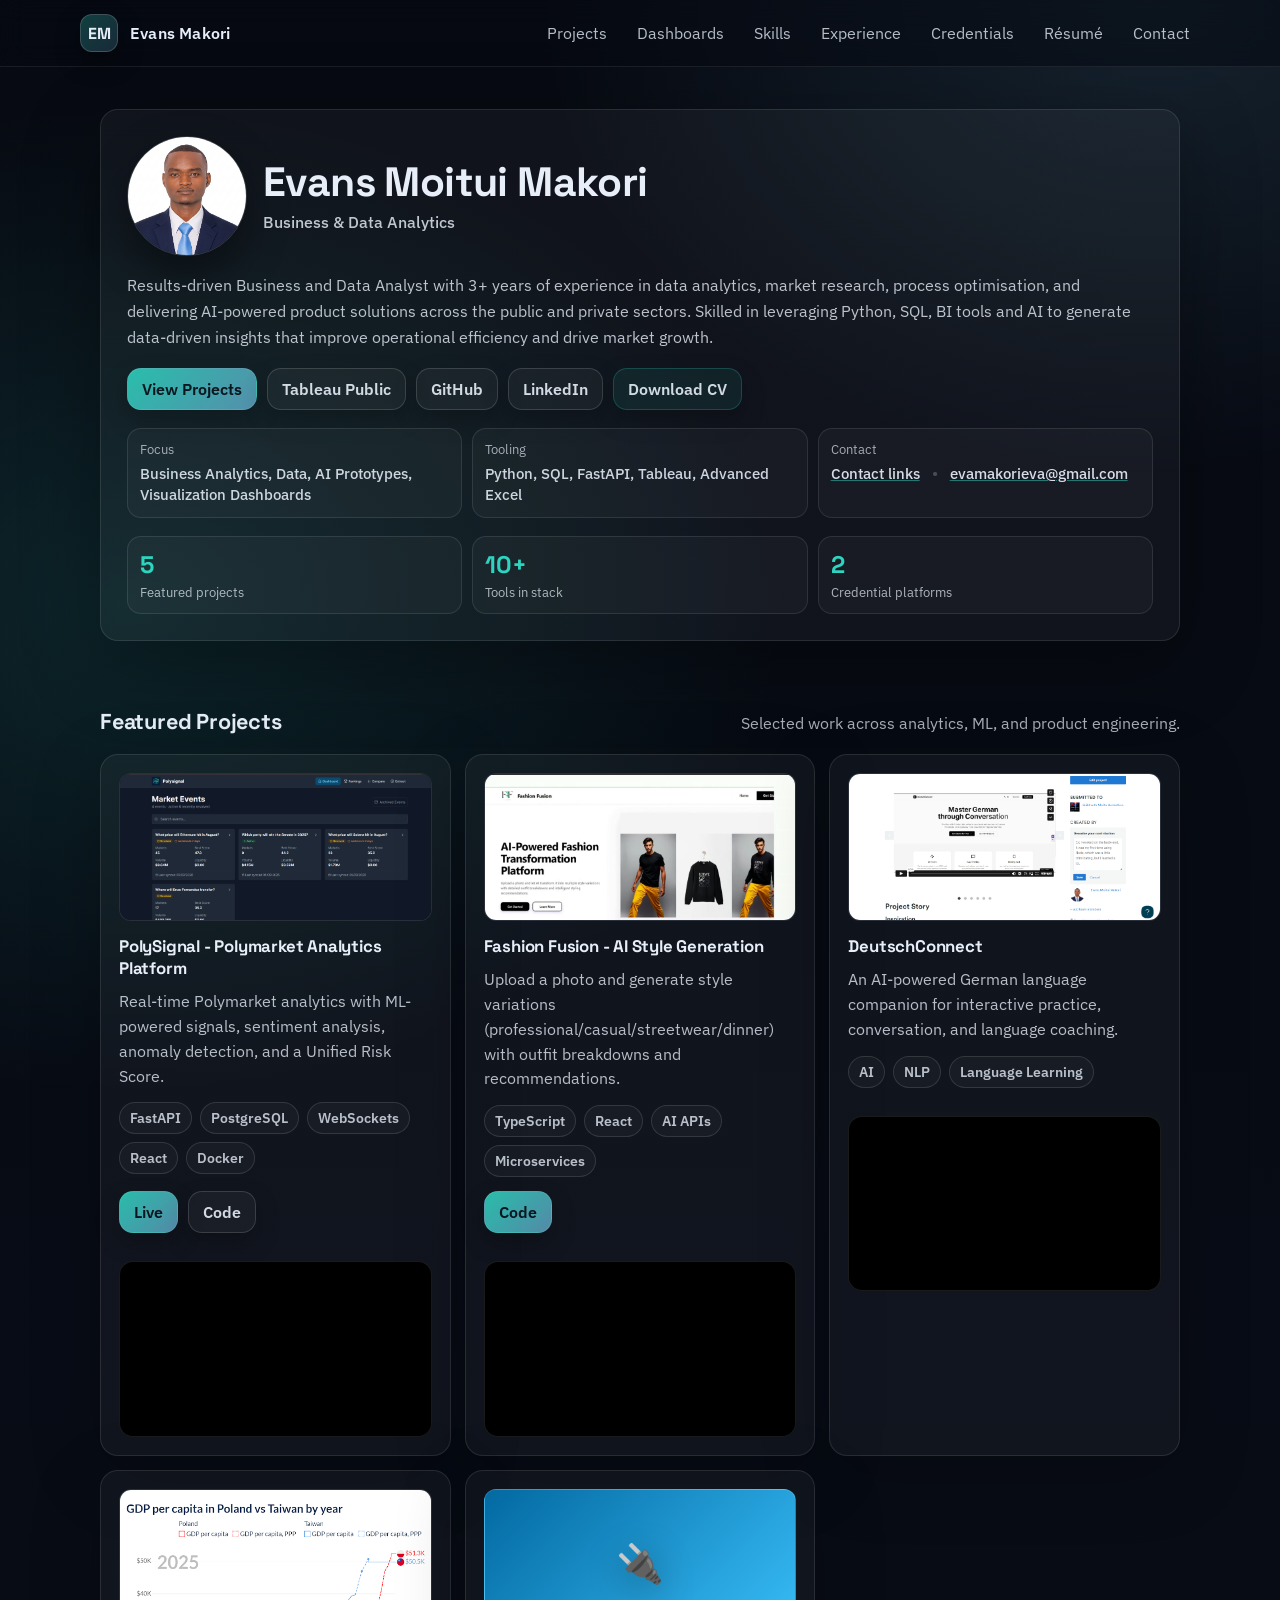
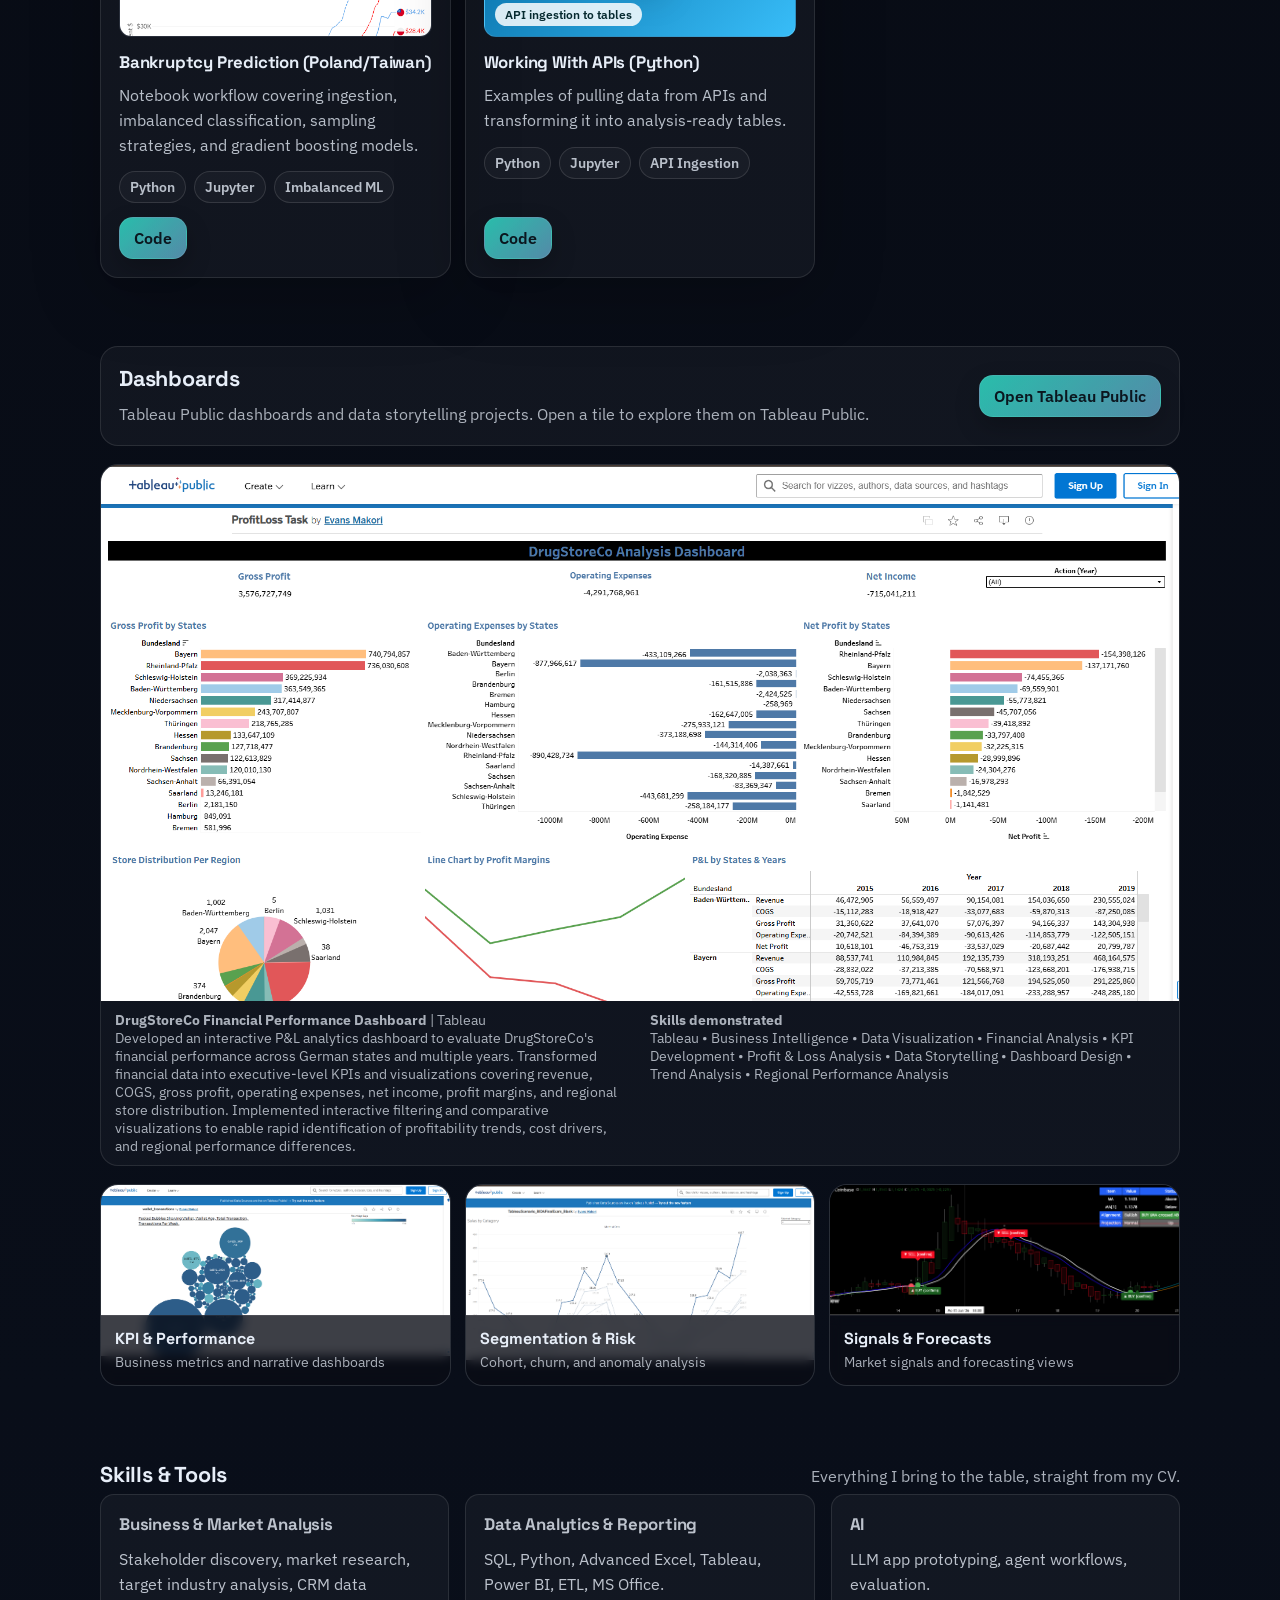
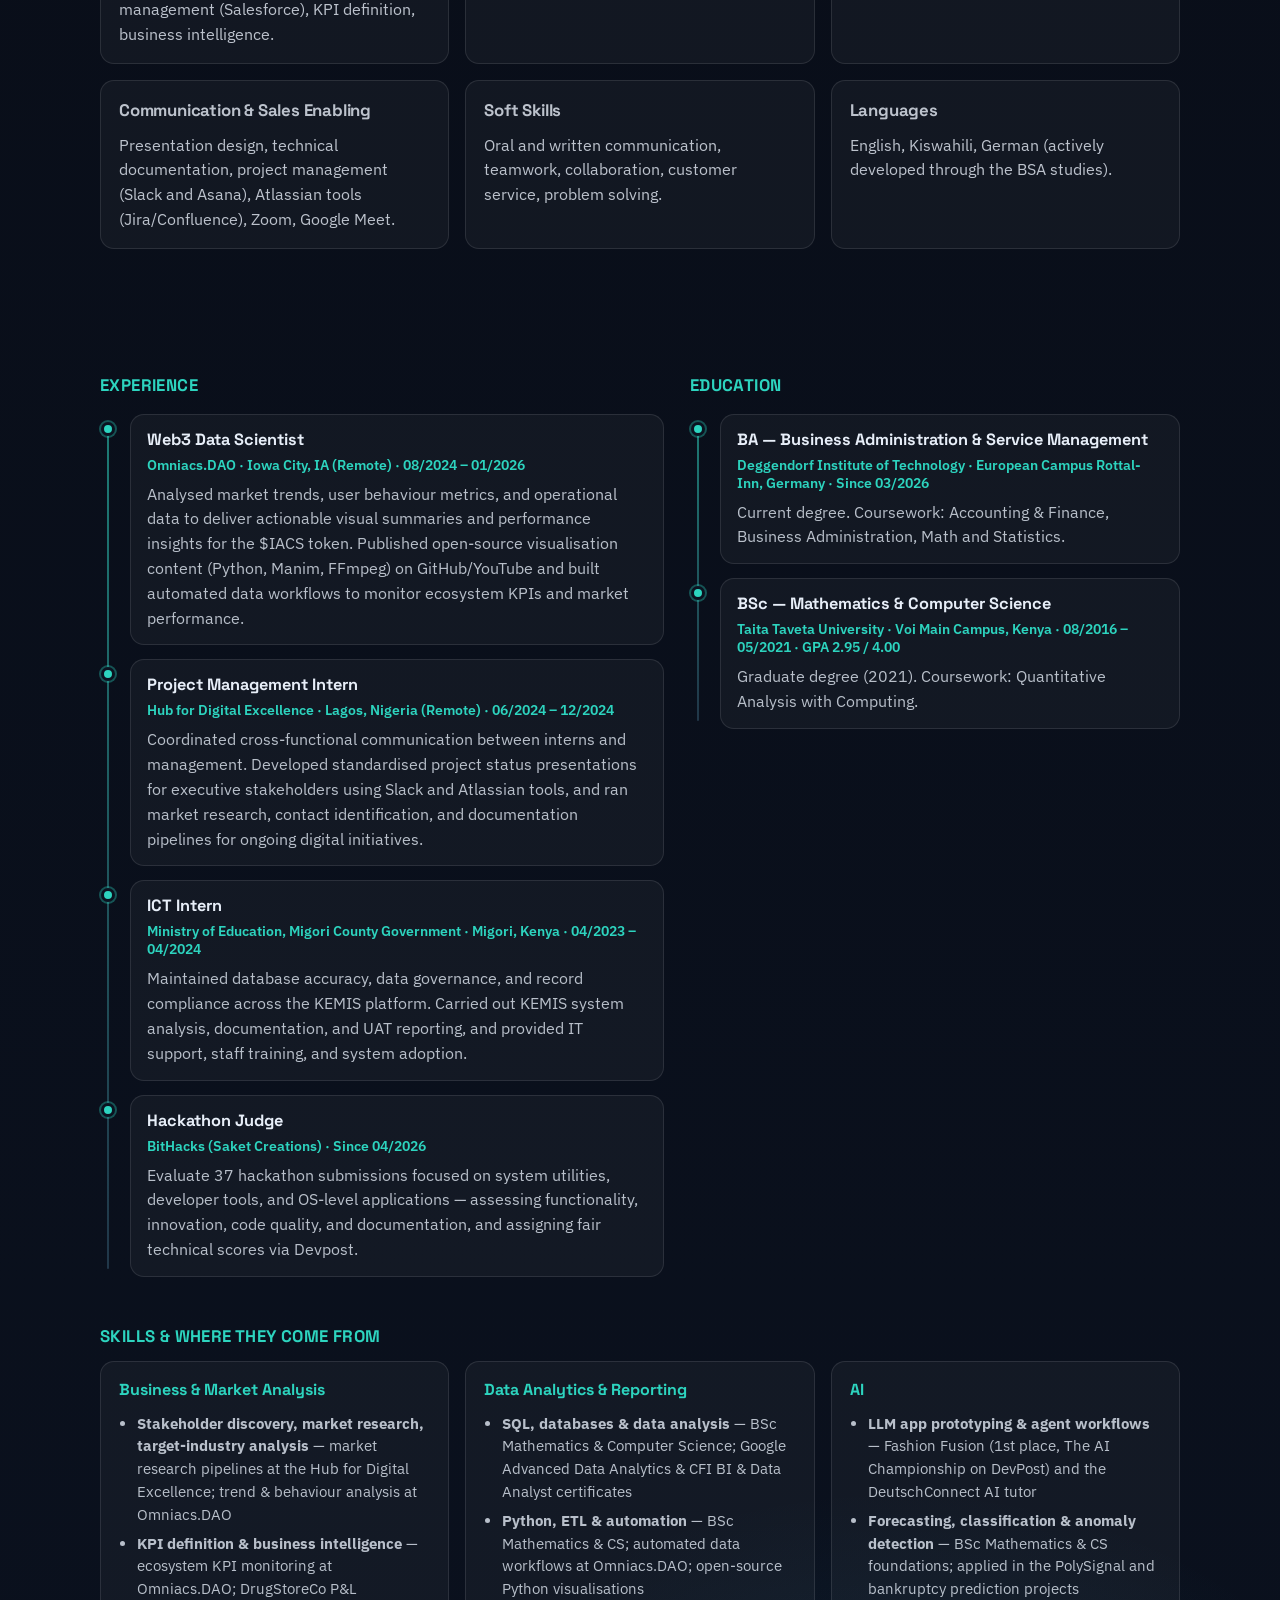
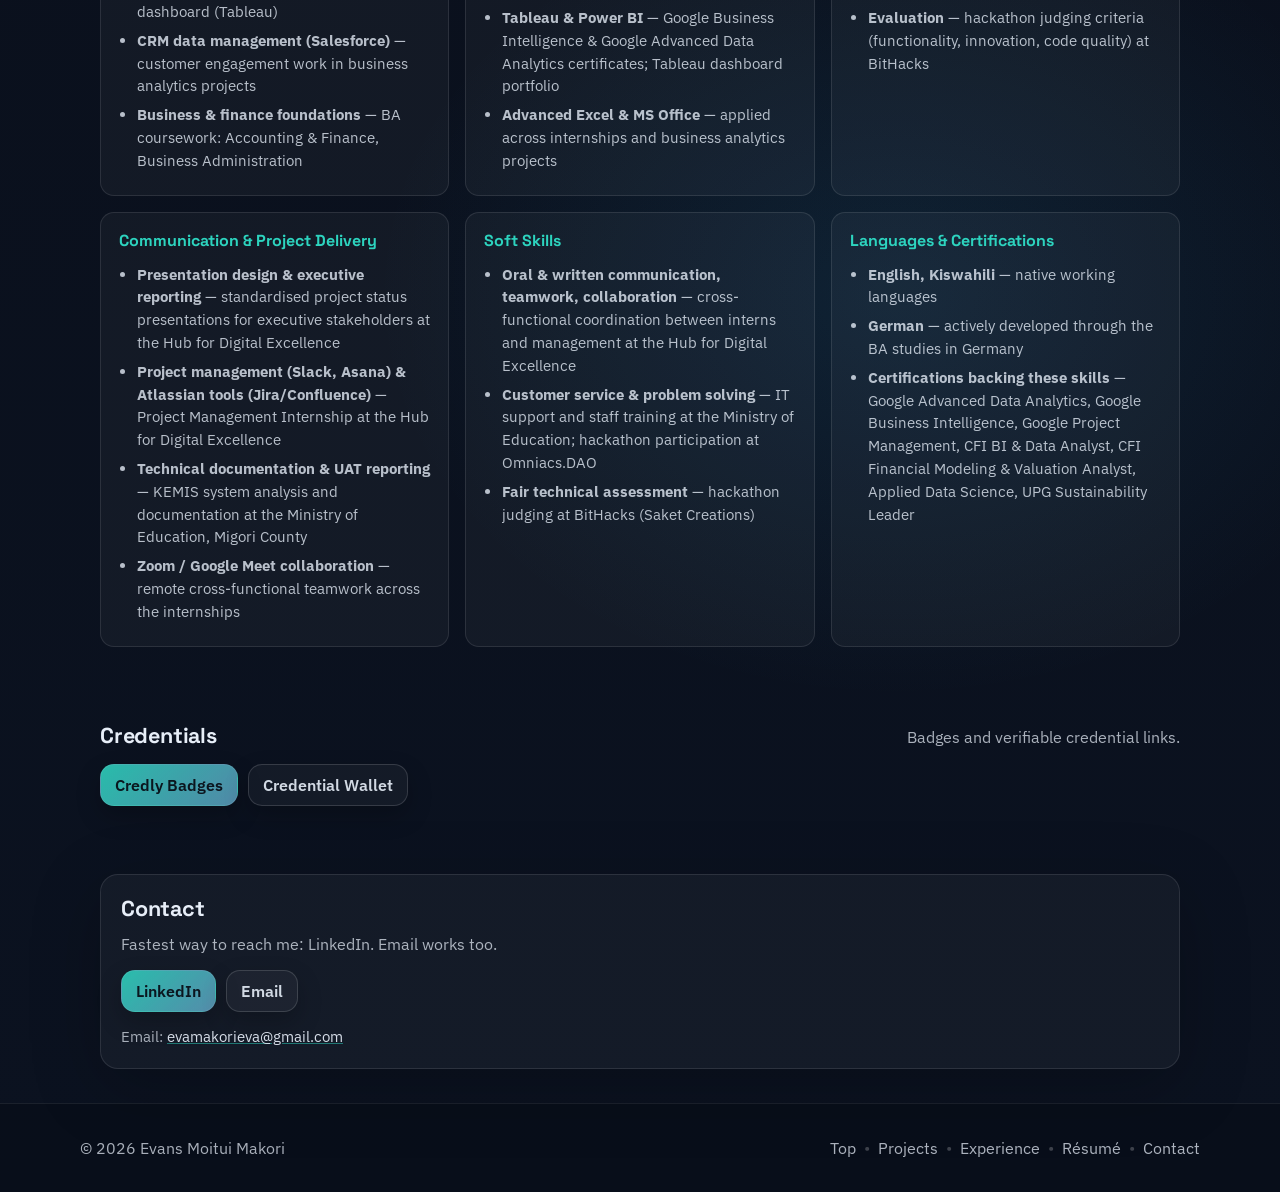
<file: index.html>
<!doctype html>
<html lang="en">
  <head>
    <meta charset="utf-8" />
    <meta name="viewport" content="width=device-width, initial-scale=1" />

    <title>Evans Moitui Makori | Business & Data Analytics</title>
    <meta
      name="description"
      content="Results-driven Business and Data Analyst with 3+ years of experience in data analytics, market research, process optimisation, and delivering AI-powered product solutions across the public and private sectors."
    />
    <meta name="robots" content="index, follow" />
    <meta name="theme-color" content="#070a12" />

    <link rel="canonical" href="https://evansmakori.github.io/" />
    <meta name="color-scheme" content="dark light" />

    <meta property="og:site_name" content="Evans Moitui Makori" />
    <meta property="og:title" content="Evans Moitui Makori | Business & Data Analytics" />
    <meta
      property="og:description"
      content="Results-driven Business and Data Analyst with 3+ years of experience in data analytics, market research, process optimisation, and delivering AI-powered product solutions across the public and private sectors. Skilled in leveraging Python, SQL, BI tools and AI to generate data-driven insights that improve operational efficiency and drive market growth."
    />
    <meta property="og:type" content="website" />
    <meta property="og:url" content="https://evansmakori.github.io/" />
    <meta property="og:image" content="https://evansmakori.github.io/assets/og-image.jpg" />
    <meta property="og:image:width" content="1200" />
    <meta property="og:image:height" content="630" />

    <meta name="twitter:card" content="summary_large_image" />
    <meta name="twitter:title" content="Evans Moitui Makori" />
    <meta
      name="twitter:description"
      content="Results-driven Business and Data Analyst. Projects, dashboards, and credentials."
    />
    <meta name="twitter:image" content="https://evansmakori.github.io/assets/og-image.jpg" />

    <link rel="icon" href="assets/favicon.png" type="image/png" />
    <link rel="preconnect" href="https://fonts.googleapis.com" />
    <link rel="preconnect" href="https://fonts.gstatic.com" crossorigin />
    <link
      href="https://fonts.googleapis.com/css2?family=IBM+Plex+Sans:wght@400;500;600&family=Space+Grotesk:wght@500;600;700&display=swap"
      rel="stylesheet"
    />
    <link rel="stylesheet" href="styles.css" />

    <script type="application/ld+json">
      {
        "@context": "https://schema.org",
        "@type": "Person",
        "name": "Evans Moitui Makori",
        "jobTitle": "Business & Data Analytics Professional",
        "url": "https://evansmakori.github.io/",
        "image": "https://evansmakori.github.io/images/Profile.png",
        "email": "mailto:evamakorieva@gmail.com",
        "description": "Results-driven Business and Data Analyst with 3+ years of experience in data analytics, market research, process optimisation, and delivering AI-powered product solutions across the public and private sectors.",
        "sameAs": [
          "https://www.linkedin.com/in/evansmoituimakori/",
          "https://public.tableau.com/app/profile/evans.makori",
          "https://www.credly.com/users/evans-makori"
        ],
        "knowsAbout": ["Data Analytics", "Machine Learning", "Python", "SQL", "Tableau", "FastAPI"]
      }
    </script>
  </head>
  <body>
    <a class="skip-link" href="#main">Skip to content</a>

    <header class="site-header">
      <div class="container header-inner">
        <a class="brand" href="#top" aria-label="Home">
          <span class="brand-mark" aria-hidden="true">EM</span>
          <span class="brand-text">Evans Makori</span>
        </a>

        <button
          class="nav-toggle"
          type="button"
          aria-expanded="false"
          aria-controls="primary-nav"
          aria-label="Toggle navigation menu"
        >
          <span class="nav-toggle-bar" aria-hidden="true"></span>
          <span class="nav-toggle-bar" aria-hidden="true"></span>
          <span class="nav-toggle-bar" aria-hidden="true"></span>
        </button>

        <nav class="nav" id="primary-nav" aria-label="Primary">
          <a class="nav-link" href="#projects">Projects</a>
          <a class="nav-link" href="#dashboards">Dashboards</a>
          <a class="nav-link" href="#skills">Skills</a>
          <a class="nav-link" href="#experience">Experience</a>
          <a class="nav-link" href="#credentials">Credentials</a>
          <a class="nav-link" href="resume.html">Résumé</a>
          <a class="nav-link" href="#contact">Contact</a>
        </nav>
      </div>
    </header>

    <main id="main">
      <section id="top" class="hero">
        <div class="container hero-grid">
          <div class="hero-left reveal">
            <div class="hero-head">
              <img
                class="avatar"
                src="images/Profile.png"
                width="120"
                height="120"
                alt="Portrait of Evans Moitui Makori"
                loading="eager"
              />
              <div>
                <h1 class="h1">Evans Moitui Makori</h1>
                <p class="subtitle">Business & Data Analytics</p>
              </div>
            </div>

            <p class="lede">
              Results-driven Business and Data Analyst with 3+ years of experience in data analytics, market
              research, process optimisation, and delivering AI-powered product solutions across the public and
              private sectors. Skilled in leveraging Python, SQL, BI tools and AI to generate data-driven insights
              that improve operational efficiency and drive market growth.
            </p>

            <div class="cta-row">
              <a class="btn primary" href="#projects">View Projects</a>
              <a class="btn ghost" href="https://public.tableau.com/app/profile/evans.makori" target="_blank" rel="noreferrer noopener">Tableau Public</a>
              <a class="btn ghost" href="https://github.com/evansmakori" target="_blank" rel="noreferrer noopener">GitHub</a>
              <a class="btn ghost" href="https://www.linkedin.com/in/evansmoituimakori/" target="_blank" rel="noreferrer noopener">LinkedIn</a>
              <a
                class="btn subtle"
                href="documents/Evans_Moitui_Makori_CV.pdf"
                download
                aria-label="Download Evans Makori CV as a PDF"
                >Download CV</a
              >
            </div>

            <div class="mini">
              <div class="mini-card">
                <div class="mini-k">Focus</div>
                <div class="mini-v">Business Analytics, Data, AI Prototypes, Visualization Dashboards</div>
              </div>
              <div class="mini-card">
                <div class="mini-k">Tooling</div>
                <div class="mini-v">Python, SQL, FastAPI, Tableau, Advanced Excel</div>
              </div>
              <div class="mini-card">
                <div class="mini-k">Contact</div>
                <div class="mini-v">
                  <a class="inline-link" href="#contact">Contact links</a>
                  <span class="dot" aria-hidden="true">•</span>
                  <a class="inline-link" href="mailto:evamakorieva@gmail.com">evamakorieva@gmail.com</a>
                </div>
              </div>
            </div>

            <div class="stats reveal" aria-label="Highlights">
              <div class="stat">
                <span class="stat-num">5</span>
                <span class="stat-label">Featured projects</span>
              </div>
              <div class="stat">
                <span class="stat-num">10+</span>
                <span class="stat-label">Tools in stack</span>
              </div>
              <div class="stat">
                <span class="stat-num">2</span>
                <span class="stat-label">Credential platforms</span>
              </div>
            </div>
          </div>
        </div>
      </section>

      <section id="projects" class="section">
        <div class="container">
          <div class="section-head reveal">
            <h2 class="h2">Featured Projects</h2>
            <p class="section-sub">Selected work across analytics, ML, and product engineering.</p>
          </div>

          <div class="grid">
            <article class="card reveal">
              <div class="project-cover project-cover-img" role="img" aria-label="Screenshot of the PolySignal analytics platform">
                <img src="images/Polysignal.png" alt="" width="1847" height="927" loading="lazy" />
              </div>
              <div class="card-top">
                <h3 class="h3">PolySignal - Polymarket Analytics Platform</h3>
                <p class="card-desc">
                  Real-time Polymarket analytics with ML-powered signals, sentiment analysis, anomaly detection, and a
                  Unified Risk Score.
                </p>
              </div>
              <ul class="tags" aria-label="Tech tags">
                <li>FastAPI</li>
                <li>PostgreSQL</li>
                <li>WebSockets</li>
                <li>React</li>
                <li>Docker</li>
              </ul>
              <div class="card-actions">
                <a
                  class="btn primary"
                  href="https://evansmakori.github.io/polysignal/"
                  target="_blank"
                  rel="noreferrer noopener"
                  aria-label="Open PolySignal live app"
                  >Live</a
                >
                <a class="btn ghost" href="https://github.com/evansmakori/PolySignal-Polymarket-Analytics-Platform" target="_blank" rel="noreferrer noopener" aria-label="View PolySignal source code on GitHub">Code</a>
              </div>
              <div class="video-embed">
                <iframe
                  src="https://player.vimeo.com/video/1175286542"
                  width="640"
                  height="360"
                  frameborder="0"
                  allow="autoplay; fullscreen; picture-in-picture; clipboard-write; encrypted-media"
                  allowfullscreen
                  title="PolySignal demo video"
                  loading="lazy"
                ></iframe>
              </div>
            </article>

            <article class="card reveal">
              <div class="project-cover project-cover-img" role="img" aria-label="Screenshot of the Fashion Fusion AI style generator">
                <img src="images/FashionFusion.png" alt="" width="1862" height="992" loading="lazy" />
              </div>
              <div class="card-top">
                <h3 class="h3">Fashion Fusion - AI Style Generation</h3>
                <p class="card-desc">
                  Upload a photo and generate style variations (professional/casual/streetwear/dinner) with outfit
                  breakdowns and recommendations.
                </p>
              </div>
              <ul class="tags" aria-label="Tech tags">
                <li>TypeScript</li>
                <li>React</li>
                <li>AI APIs</li>
                <li>Microservices</li>
              </ul>
              <div class="card-actions">
                <a
                  class="btn primary"
                  href="https://github.com/evansmakori/Fashion_Fusion"
                  target="_blank"
                  rel="noreferrer noopener"
                  aria-label="View Fashion Fusion source code on GitHub"
                  >Code</a>
              </div>
              <div class="video-embed">
                <iframe
                  src="https://player.vimeo.com/video/1145337556"
                  width="640"
                  height="360"
                  frameborder="0"
                  allow="autoplay; fullscreen; picture-in-picture; clipboard-write; encrypted-media"
                  allowfullscreen
                  title="Fashion Fusion demo video"
                  loading="lazy"
                ></iframe>
              </div>
            </article>

            <article class="card reveal">
              <div class="project-cover project-cover-img" role="img" aria-label="Screenshot of the DeutschConnect AI language companion">
                <img src="images/DeutschConnect.png" alt="" width="1890" height="906" loading="lazy" />
              </div>
              <div class="card-top">
                <h3 class="h3">DeutschConnect</h3>
                <p class="card-desc">
                  An AI-powered German language companion for interactive practice, conversation, and language
                  coaching.
                </p>
              </div>
              <ul class="tags" aria-label="Tech tags">
                <li>AI</li>
                <li>NLP</li>
                <li>Language Learning</li>
              </ul>
              <div class="video-embed">
                <iframe
                  src="https://player.vimeo.com/video/1191760149"
                  width="640"
                  height="360"
                  frameborder="0"
                  allow="autoplay; fullscreen; picture-in-picture; clipboard-write; encrypted-media"
                  allowfullscreen
                  title="DeutschConnect demo video"
                  loading="lazy"
                ></iframe>
              </div>
            </article>

            <article class="card reveal">
              <div class="project-cover project-cover-img" role="img" aria-label="Screenshot of the Bankruptcy Prediction project">
                <img src="images/Bankruptcy_Poland.png" alt="" width="554" height="554" loading="lazy" />
              </div>
              <div class="card-top">
                <h3 class="h3">Bankruptcy Prediction (Poland/Taiwan)</h3>
                <p class="card-desc">
                  Notebook workflow covering ingestion, imbalanced classification, sampling strategies, and gradient
                  boosting models.
                </p>
              </div>
              <ul class="tags" aria-label="Tech tags">
                <li>Python</li>
                <li>Jupyter</li>
                <li>Imbalanced ML</li>
              </ul>
              <div class="card-actions">
                <a
                  class="btn primary"
                  href="https://github.com/evansmakori/Bankruptcy-in-Poland"
                  target="_blank"
                  rel="noreferrer noopener"
                  aria-label="View Bankruptcy Prediction repository on GitHub"
                  >Code</a>
              </div>
            </article>

            <article class="card reveal">
              <div class="project-cover" style="--c1:#0369a1;--c2:#38bdf8" role="img" aria-label="Working with APIs project illustration">
                <span class="cover-glyph" aria-hidden="true">🔌</span>
                <span class="cover-label">API ingestion to tables</span>
              </div>
              <div class="card-top">
                <h3 class="h3">Working With APIs (Python)</h3>
                <p class="card-desc">Examples of pulling data from APIs and transforming it into analysis-ready tables.</p>
              </div>
              <ul class="tags" aria-label="Tech tags">
                <li>Python</li>
                <li>Jupyter</li>
                <li>API Ingestion</li>
              </ul>
              <div class="card-actions">
                <a
                  class="btn primary"
                  href="https://github.com/evansmakori/Working_With_APIs_PYTHON"
                  target="_blank"
                  rel="noreferrer noopener"
                  aria-label="View Working With APIs repository on GitHub"
                  >Code</a>
              </div>
            </article>
          </div>
        </div>
      </section>

      <section id="dashboards" class="section">
        <div class="container">
          <div class="split reveal">
            <div>
              <h2 class="h2">Dashboards</h2>
              <p class="section-sub">
                Tableau Public dashboards and data storytelling projects. Open a tile to explore them on Tableau Public.
              </p>
            </div>
            <div class="split-actions">
              <a
                class="btn primary"
                href="https://public.tableau.com/app/profile/evans.makori"
                target="_blank"
                rel="noreferrer noopener"
                >Open Tableau Public</a
              >
            </div>
          </div>

          <figure class="dash-banner reveal">
                <img
                  src="images/Tableau_Header_Image.png"
                  alt="Preview of Tableau dashboards by Evans Makori showing portfolio analytics work"
                  loading="lazy"
                  width="1862"
                  height="926"
                />
            <figcaption>
              <div style="display: flex; justify-content: space-between; align-items: flex-start; gap: 20px; flex-wrap: wrap;">
                <div style="flex: 1; min-width: 250px;">
                  <strong>DrugStoreCo Financial Performance Dashboard</strong> | Tableau<br>
                  Developed an interactive P&L analytics dashboard to evaluate DrugStoreCo's financial performance across German states and multiple years. Transformed financial data into executive-level KPIs and visualizations covering revenue, COGS, gross profit, operating expenses, net income, profit margins, and regional store distribution. Implemented interactive filtering and comparative visualizations to enable rapid identification of profitability trends, cost drivers, and regional performance differences.
                </div>
                <div style="flex: 1; min-width: 200px;">
                  <strong>Skills demonstrated</strong><br>
                  Tableau • Business Intelligence • Data Visualization • Financial Analysis • KPI Development • Profit & Loss Analysis • Data Storytelling • Dashboard Design • Trend Analysis • Regional Performance Analysis
                </div>
              </div>
            </figcaption>
          </figure>

          <div class="dash-grid">
            <a
              class="dash-tile reveal"
              href="https://public.tableau.com/app/profile/evans.makori"
              target="_blank"
              rel="noreferrer noopener"
              aria-label="Open Tableau Public dashboards"
            >
              <span class="dash-cover dash-cover-img">
                <img src="images/Tableau2.png" alt="" width="1885" height="922" loading="lazy" />
              </span>
              <span class="dash-meta">
                <strong>KPI &amp; Performance</strong>
                <span>Business metrics and narrative dashboards</span>
              </span>
            </a>

            <a
              class="dash-tile reveal"
              href="https://public.tableau.com/app/profile/evans.makori"
              target="_blank"
              rel="noreferrer noopener"
              aria-label="Open Tableau Public dashboards"
            >
              <span class="dash-cover dash-cover-img">
                <img src="images/Tableau3.png" alt="" width="1866" height="935" loading="lazy" />
              </span>
              <span class="dash-meta">
                <strong>Segmentation &amp; Risk</strong>
                <span>Cohort, churn, and anomaly analysis</span>
              </span>
            </a>

            <a
              class="dash-tile reveal"
              href="https://public.tableau.com/app/profile/evans.makori"
              target="_blank"
              rel="noreferrer noopener"
              aria-label="Open Tableau Public dashboards"
            >
              <span class="dash-cover dash-cover-img">
                <img src="images/signal_forecast.png" alt="Signal Forecast dashboard visualization" width="1866" height="935" loading="lazy" />
              </span>
              <span class="dash-meta">
                <strong>Signals &amp; Forecasts</strong>
                <span>Market signals and forecasting views</span>
              </span>
            </a>
          </div>
        </div>
      </section>

      <section id="skills" class="section">
        <div class="container">
          <div class="section-head reveal">
            <h2 class="h2">Skills &amp; Tools</h2>
            <p class="section-sub">Everything I bring to the table, straight from my CV.</p>
          </div>

          <div class="skill-grid">
            <div class="skill-card reveal">
              <h3 class="h3">Business &amp; Market Analysis</h3>
              <p>Stakeholder discovery, market research, target industry analysis, CRM data management (Salesforce), KPI definition, business intelligence.</p>
            </div>
            <div class="skill-card reveal">
              <h3 class="h3">Data Analytics &amp; Reporting</h3>
              <p>SQL, Python, Advanced Excel, Tableau, Power BI, ETL, MS Office.</p>
            </div>
            <div class="skill-card reveal">
              <h3 class="h3">AI</h3>
              <p>LLM app prototyping, agent workflows, evaluation.</p>
            </div>
            <div class="skill-card reveal">
              <h3 class="h3">Communication &amp; Sales Enabling</h3>
              <p>Presentation design, technical documentation, project management (Slack and Asana), Atlassian tools (Jira/Confluence), Zoom, Google Meet.</p>
            </div>
            <div class="skill-card reveal">
              <h3 class="h3">Soft Skills</h3>
              <p>Oral and written communication, teamwork, collaboration, customer service, problem solving.</p>
            </div>
            <div class="skill-card reveal">
              <h3 class="h3">Languages</h3>
              <p>English, Kiswahili, German (actively developed through the BSA studies).</p>
            </div>
          </div>
        </div>
      </section>

      <section id="experience" class="section">
        <div class="container">
          <div class="section-head reveal">
            <h2 class="h2">Experience &amp; Education</h2>
            <p class="section-sub">The journey behind the work.</p>
          </div>

          <div class="xp-grid reveal">
            <div class="xp-col">
              <h3 class="xp-title">Experience</h3>
              <div class="timeline">
                <div class="tl-item">
                  <span class="tl-marker" aria-hidden="true"></span>
                  <div class="tl-card">
                    <h4 class="tl-role">Web3 Data Scientist</h4>
                    <p class="tl-meta">Omniacs.DAO · Iowa City, IA (Remote) · 08/2024 – 01/2026</p>
                    <p class="tl-desc">
                      Analysed market trends, user behaviour metrics, and operational data to deliver actionable
                      visual summaries and performance insights for the $IACS token. Published open-source
                      visualisation content (Python, Manim, FFmpeg) on GitHub/YouTube and built automated data
                      workflows to monitor ecosystem KPIs and market performance.
                    </p>
                  </div>
                </div>

                <div class="tl-item">
                  <span class="tl-marker" aria-hidden="true"></span>
                  <div class="tl-card">
                    <h4 class="tl-role">Project Management Intern</h4>
                    <p class="tl-meta">Hub for Digital Excellence · Lagos, Nigeria (Remote) · 06/2024 – 12/2024</p>
                    <p class="tl-desc">
                      Coordinated cross-functional communication between interns and management. Developed
                      standardised project status presentations for executive stakeholders using Slack and Atlassian
                      tools, and ran market research, contact identification, and documentation pipelines for
                      ongoing digital initiatives.
                    </p>
                  </div>
                </div>

                <div class="tl-item">
                  <span class="tl-marker" aria-hidden="true"></span>
                  <div class="tl-card">
                    <h4 class="tl-role">ICT Intern</h4>
                    <p class="tl-meta">Ministry of Education, Migori County Government · Migori, Kenya · 04/2023 – 04/2024</p>
                    <p class="tl-desc">
                      Maintained database accuracy, data governance, and record compliance across the KEMIS
                      platform. Carried out KEMIS system analysis, documentation, and UAT reporting, and provided
                      IT support, staff training, and system adoption.
                    </p>
                  </div>
                </div>

                <div class="tl-item">
                  <span class="tl-marker" aria-hidden="true"></span>
                  <div class="tl-card">
                    <h4 class="tl-role">Hackathon Judge</h4>
                    <p class="tl-meta">BitHacks (Saket Creations) · Since 04/2026</p>
                    <p class="tl-desc">
                      Evaluate 37 hackathon submissions focused on system utilities, developer tools, and OS-level
                      applications — assessing functionality, innovation, code quality, and documentation, and
                      assigning fair technical scores via Devpost.
                    </p>
                  </div>
                </div>
              </div>
            </div>

            <div class="xp-col">
              <h3 class="xp-title">Education</h3>
              <div class="timeline">
                <div class="tl-item">
                  <span class="tl-marker" aria-hidden="true"></span>
                  <div class="tl-card">
                    <h4 class="tl-role">BA — Business Administration &amp; Service Management</h4>
                    <p class="tl-meta">Deggendorf Institute of Technology · European Campus Rottal-Inn, Germany · Since 03/2026</p>
                    <p class="tl-desc">
                      Current degree. Coursework: Accounting &amp; Finance, Business Administration, Math and
                      Statistics.
                    </p>
                  </div>
                </div>

                <div class="tl-item">
                  <span class="tl-marker" aria-hidden="true"></span>
                  <div class="tl-card">
                    <h4 class="tl-role">BSc — Mathematics &amp; Computer Science</h4>
                    <p class="tl-meta">Taita Taveta University · Voi Main Campus, Kenya · 08/2016 – 05/2021 · GPA 2.95 / 4.00</p>
                    <p class="tl-desc">
                      Graduate degree (2021). Coursework: Quantitative Analysis with Computing.
                    </p>
                  </div>
                </div>
              </div>
            </div>
          </div>

          <div class="skills-map reveal">
            <h3 class="xp-title">Skills &amp; Where They Come From</h3>
            <div class="skill-grid">
              <div class="skill-card">
                <h4>Business &amp; Market Analysis</h4>
                <ul>
                  <li><strong>Stakeholder discovery, market research, target-industry analysis</strong> — market research pipelines at the Hub for Digital Excellence; trend &amp; behaviour analysis at Omniacs.DAO</li>
                  <li><strong>KPI definition &amp; business intelligence</strong> — ecosystem KPI monitoring at Omniacs.DAO; DrugStoreCo P&amp;L dashboard (Tableau)</li>
                  <li><strong>CRM data management (Salesforce)</strong> — customer engagement work in business analytics projects</li>
                  <li><strong>Business &amp; finance foundations</strong> — BA coursework: Accounting &amp; Finance, Business Administration</li>
                </ul>
              </div>

              <div class="skill-card">
                <h4>Data Analytics &amp; Reporting</h4>
                <ul>
                  <li><strong>SQL, databases &amp; data analysis</strong> — BSc Mathematics &amp; Computer Science; Google Advanced Data Analytics &amp; CFI BI &amp; Data Analyst certificates</li>
                  <li><strong>Python, ETL &amp; automation</strong> — BSc Mathematics &amp; CS; automated data workflows at Omniacs.DAO; open-source Python visualisations</li>
                  <li><strong>Tableau &amp; Power BI</strong> — Google Business Intelligence &amp; Google Advanced Data Analytics certificates; Tableau dashboard portfolio</li>
                  <li><strong>Advanced Excel &amp; MS Office</strong> — applied across internships and business analytics projects</li>
                </ul>
              </div>
              <div class="skill-card">
                <h4>AI</h4>
                <ul>
                  <li><strong>LLM app prototyping &amp; agent workflows</strong> — Fashion Fusion (1st place, The AI Championship on DevPost) and the DeutschConnect AI tutor</li>
                  <li><strong>Forecasting, classification &amp; anomaly detection</strong> — BSc Mathematics &amp; CS foundations; applied in the PolySignal and bankruptcy prediction projects</li>
                  <li><strong>Evaluation</strong> — hackathon judging criteria (functionality, innovation, code quality) at BitHacks</li>
                </ul>
              </div>

              <div class="skill-card">
                <h4>Communication &amp; Project Delivery</h4>
                <ul>
                  <li><strong>Presentation design &amp; executive reporting</strong> — standardised project status presentations for executive stakeholders at the Hub for Digital Excellence</li>
                  <li><strong>Project management (Slack, Asana) &amp; Atlassian tools (Jira/Confluence)</strong> — Project Management Internship at the Hub for Digital Excellence</li>
                  <li><strong>Technical documentation &amp; UAT reporting</strong> — KEMIS system analysis and documentation at the Ministry of Education, Migori County</li>
                  <li><strong>Zoom / Google Meet collaboration</strong> — remote cross-functional teamwork across the internships</li>
                </ul>
              </div>
              <div class="skill-card">
                <h4>Soft Skills</h4>
                <ul>
                  <li><strong>Oral &amp; written communication, teamwork, collaboration</strong> — cross-functional coordination between interns and management at the Hub for Digital Excellence</li>
                  <li><strong>Customer service &amp; problem solving</strong> — IT support and staff training at the Ministry of Education; hackathon participation at Omniacs.DAO</li>
                  <li><strong>Fair technical assessment</strong> — hackathon judging at BitHacks (Saket Creations)</li>
                </ul>
              </div>

              <div class="skill-card">
                <h4>Languages &amp; Certifications</h4>
                <ul>
                  <li><strong>English, Kiswahili</strong> — native working languages</li>
                  <li><strong>German</strong> — actively developed through the BA studies in Germany</li>
                  <li><strong>Certifications backing these skills</strong> — Google Advanced Data Analytics, Google Business Intelligence, Google Project Management, CFI BI &amp; Data Analyst, CFI Financial Modeling &amp; Valuation Analyst, Applied Data Science, UPG Sustainability Leader</li>
                </ul>
              </div>
            </div>
          </div>
        </div>
      </section>

      <section id="credentials" class="section">
        <div class="container">
          <div class="section-head reveal">
            <h2 class="h2">Credentials</h2>
            <p class="section-sub">Badges and verifiable credential links.</p>
          </div>

          <div class="cred-row reveal">
            <a
              class="btn primary"
              href="https://www.credly.com/users/evans-makori"
              target="_blank"
              rel="noreferrer noopener"
              >Credly Badges</a>
            <a
              class="btn ghost"
              href="https://www.credential.net/profile/evansmakori561042/wallet"
              target="_blank"
              rel="noreferrer noopener"
              >Credential Wallet</a>
          </div>
        </div>
      </section>

      <section id="contact" class="section">
        <div class="container">
          <div class="contact-card reveal">
            <div>
              <h2 class="h2">Contact</h2>
              <p class="section-sub">Fastest way to reach me: LinkedIn. Email works too.</p>
            </div>

            <div class="contact-actions">
              <a
                class="btn primary"
                href="https://www.linkedin.com/in/evansmoituimakori/"
                target="_blank"
                rel="noreferrer noopener"
                >LinkedIn</a>
              <a class="btn ghost" href="mailto:evamakorieva@gmail.com">Email</a>
            </div>

            <p class="fineprint">Email: <a class="inline-link" href="mailto:evamakorieva@gmail.com">evamakorieva@gmail.com</a></p>
          </div>
        </div>
      </section>
    </main>

    <footer class="site-footer">
      <div class="container footer-inner">
        <p>© <span id="year"></span> Evans Moitui Makori</p>
        <p class="footer-links">
          <a href="#top">Top</a>
          <span class="dot" aria-hidden="true">•</span>
          <a href="#projects">Projects</a>
          <span class="dot" aria-hidden="true">•</span>
          <a href="#experience">Experience</a>
          <span class="dot" aria-hidden="true">•</span>
          <a href="resume.html">Résumé</a>
          <span class="dot" aria-hidden="true">•</span>
          <a href="#contact">Contact</a>
        </p>
      </div>
    </footer>

    <script src="script.js" defer></script>
  </body>
</html>
</file>
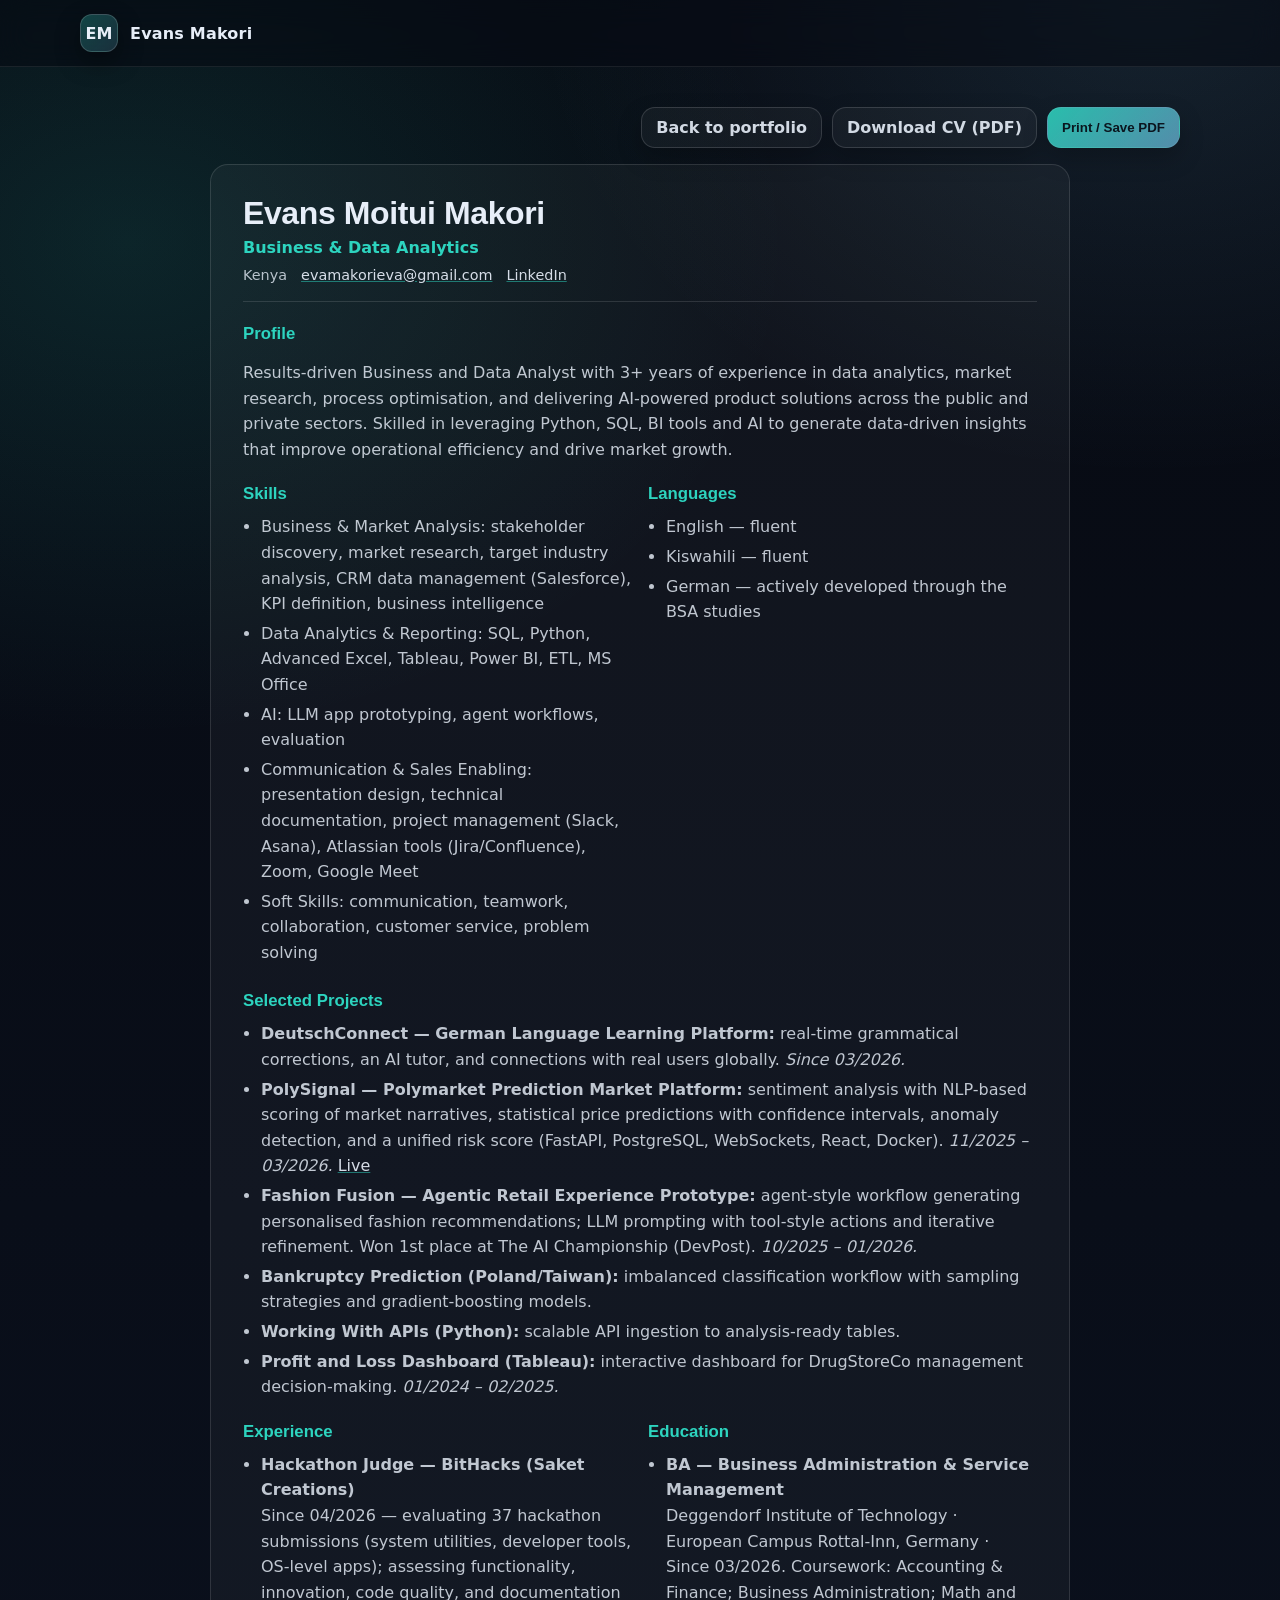
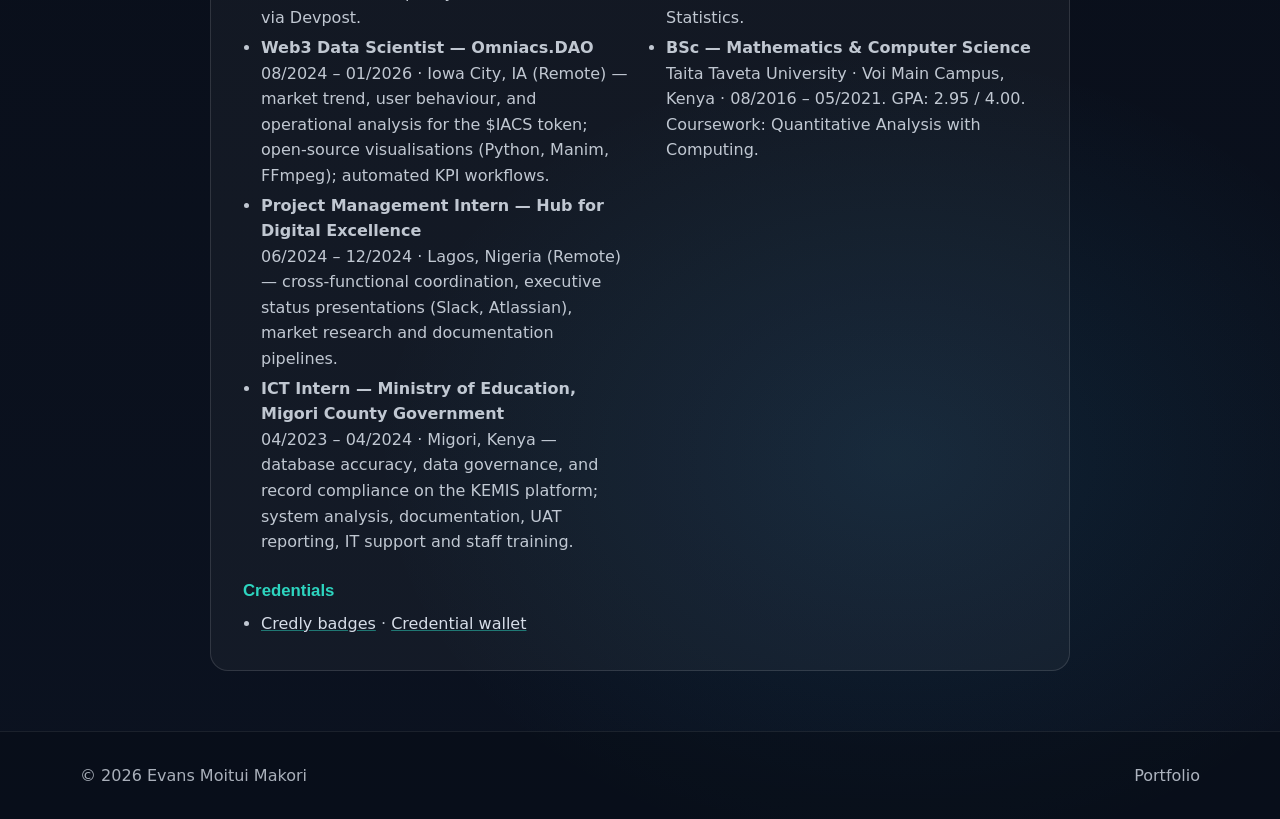
<file: resume.html>
<!doctype html>
<html lang="en">
  <head>
    <meta charset="utf-8" />
    <meta name="viewport" content="width=device-width, initial-scale=1" />
    <title>Evans Moitui Makori — Résumé</title>
    <meta name="robots" content="index, follow" />
    <link rel="canonical" href="https://evansmakori.github.io/resume.html" />
    <meta name="description" content="Résumé for Evans Moitui Makori, Business and Data Analytics professional based in Kenya." />
    <link rel="icon" href="assets/favicon.png" type="image/png" />
    <link rel="stylesheet" href="styles.css" />
    <style>
      .resume-page { padding: 40px 0 60px; }
      .resume-wrap {
        max-width: 860px; margin: 0 auto;
        border: 1px solid rgba(255, 255, 255, 0.12);
        border-radius: 18px; background: rgba(255, 255, 255, 0.04);
        padding: 30px 32px;
      }
      .resume-top {
        display: flex; align-items: center; justify-content: space-between;
        gap: 16px; flex-wrap: wrap;
        border-bottom: 1px solid rgba(255, 255, 255, 0.12);
        padding-bottom: 18px;
      }
      .resume-top h1 { margin: 0; font-family: "Space Grotesk", sans-serif; font-size: 2rem; letter-spacing: -0.4px; }
      .resume-subtitle { margin: 6px 0 0; color: var(--accent); font-weight: 600; }
      .resume-contact {
        display: flex; flex-wrap: wrap; gap: 6px 14px;
        margin: 10px 0 0; color: rgba(231, 238, 248, 0.78); font-size: 0.9rem;
      }
      .resume-actions {
        position: sticky; top: 74px; display: flex; justify-content: flex-end;
        gap: 10px; margin-bottom: 16px; z-index: 30;
      }
      .resume-sec { margin-top: 22px; }
      .resume-sec h2 { margin: 0 0 10px; font-family: "Space Grotesk", sans-serif; font-size: 1.05rem; color: var(--accent); }
      .resume-list { margin: 0; padding: 0 0 0 18px; color: rgba(231, 238, 248, 0.82); line-height: 1.6; }
      .resume-list li { margin: 4px 0; }
      .resume-row { display: grid; grid-template-columns: 1fr 1fr; gap: 16px; }
      @media (max-width: 620px) {
        .resume-row { grid-template-columns: 1fr; }
        .resume-wrap { padding: 20px; }
      }
      @media print {
        .site-header, .site-footer, .resume-actions { display: none !important; }
        body { background: #fff; color: #111; }
        .resume-page { padding: 0; }
        .resume-wrap { border: none; background: none; padding: 0; color: #111; }
        .resume-top h1 { color: #111; }
        .resume-subtitle { color: #0f766e; }
        .resume-sec h2 { color: #0f766e; }
        .resume-list, .resume-contact { color: #222; }
      }
    </style>
  </head>
  <body>
    <header class="site-header">
      <div class="container header-inner">
        <a class="brand" href="index.html" aria-label="Back to portfolio">
          <span class="brand-mark" aria-hidden="true">EM</span>
          <span class="brand-text">Evans Makori</span>
        </a>
      </div>
    </header>

    <main class="resume-page">
      <div class="container">
        <div class="resume-actions">
          <a class="btn ghost" href="index.html">Back to portfolio</a>
          <a class="btn ghost" href="documents/Evans_Moitui_Makori_CV.pdf" download>Download CV (PDF)</a>
          <button class="btn primary" type="button" onclick="window.print()">Print / Save PDF</button>
        </div>

        <div class="resume-wrap">
          <header class="resume-top">
            <div>
              <h1>Evans Moitui Makori</h1>
              <p class="resume-subtitle">Business &amp; Data Analytics</p>
              <div class="resume-contact">
                <span>Kenya</span>
                <a class="inline-link" href="mailto:evamakorieva@gmail.com">evamakorieva@gmail.com</a>
                <a class="inline-link" href="https://www.linkedin.com/in/evansmoituimakori/" target="_blank" rel="noreferrer noopener">LinkedIn</a>
              </div>
            </div>
          </header>

          <section class="resume-sec">
            <h2>Profile</h2>
            <p style="color: rgba(231,238,248,0.82); line-height: 1.6;">
              Results-driven Business and Data Analyst with 3+ years of experience in data analytics, market
              research, process optimisation, and delivering AI-powered product solutions across the public and
              private sectors. Skilled in leveraging Python, SQL, BI tools and AI to generate data-driven insights
              that improve operational efficiency and drive market growth.
            </p>
          </section>
<section class="resume-sec resume-row">
            <div>
              <h2>Skills</h2>
              <ul class="resume-list">
                <li>Business &amp; Market Analysis: stakeholder discovery, market research, target industry analysis, CRM data management (Salesforce), KPI definition, business intelligence</li>
                <li>Data Analytics &amp; Reporting: SQL, Python, Advanced Excel, Tableau, Power BI, ETL, MS Office</li>
                <li>AI: LLM app prototyping, agent workflows, evaluation</li>
                <li>Communication &amp; Sales Enabling: presentation design, technical documentation, project management (Slack, Asana), Atlassian tools (Jira/Confluence), Zoom, Google Meet</li>
                <li>Soft Skills: communication, teamwork, collaboration, customer service, problem solving</li>
              </ul>
            </div>
            <div>
              <h2>Languages</h2>
              <ul class="resume-list">
                <li>English — fluent</li>
                <li>Kiswahili — fluent</li>
                <li>German — actively developed through the BSA studies</li>
              </ul>
            </div>
          </section>

          <section class="resume-sec">
            <h2>Selected Projects</h2>
            <ul class="resume-list">
              <li>
                <strong>DeutschConnect — German Language Learning Platform:</strong> real-time grammatical corrections,
                an AI tutor, and connections with real users globally. <em>Since 03/2026.</em>
              </li>
              <li>
                <strong>PolySignal — Polymarket Prediction Market Platform:</strong> sentiment analysis with NLP-based
                scoring of market narratives, statistical price predictions with confidence intervals, anomaly
                detection, and a unified risk score (FastAPI, PostgreSQL, WebSockets, React, Docker).
                <em>11/2025 – 03/2026.</em>
                <a class="inline-link" href="https://evansmakori.github.io/polysignal/" target="_blank" rel="noreferrer noopener">Live</a>
              </li>
              <li>
                <strong>Fashion Fusion — Agentic Retail Experience Prototype:</strong> agent-style workflow generating
                personalised fashion recommendations; LLM prompting with tool-style actions and iterative refinement.
                Won 1st place at The AI Championship (DevPost). <em>10/2025 – 01/2026.</em>
              </li>
              <li>
                <strong>Bankruptcy Prediction (Poland/Taiwan):</strong> imbalanced classification workflow with
                sampling strategies and gradient-boosting models.
              </li>
              <li>
                <strong>Working With APIs (Python):</strong> scalable API ingestion to analysis-ready tables.
              </li>
              <li>
                <strong>Profit and Loss Dashboard (Tableau):</strong> interactive dashboard for DrugStoreCo management
                decision-making. <em>01/2024 – 02/2025.</em>
              </li>
            </ul>
          </section>
<section class="resume-sec resume-row">
            <div>
              <h2>Experience</h2>
              <ul class="resume-list">
                <li>
                  <strong>Hackathon Judge — BitHacks (Saket Creations)</strong><br />
                  Since 04/2026 — evaluating 37 hackathon submissions (system utilities, developer tools, OS-level
                  apps); assessing functionality, innovation, code quality, and documentation via Devpost.
                </li>
                <li>
                  <strong>Web3 Data Scientist — Omniacs.DAO</strong><br />
                  08/2024 – 01/2026 · Iowa City, IA (Remote) — market trend, user behaviour, and operational analysis
                  for the $IACS token; open-source visualisations (Python, Manim, FFmpeg); automated KPI workflows.
                </li>
                <li>
                  <strong>Project Management Intern — Hub for Digital Excellence</strong><br />
                  06/2024 – 12/2024 · Lagos, Nigeria (Remote) — cross-functional coordination, executive status
                  presentations (Slack, Atlassian), market research and documentation pipelines.
                </li>
                <li>
                  <strong>ICT Intern — Ministry of Education, Migori County Government</strong><br />
                  04/2023 – 04/2024 · Migori, Kenya — database accuracy, data governance, and record compliance on
                  the KEMIS platform; system analysis, documentation, UAT reporting, IT support and staff training.
                </li>
              </ul>
            </div>
            <div>
              <h2>Education</h2>
              <ul class="resume-list">
                <li>
                  <strong>BA — Business Administration &amp; Service Management</strong><br />
                  Deggendorf Institute of Technology · European Campus Rottal-Inn, Germany · Since 03/2026.
                  Coursework: Accounting &amp; Finance; Business Administration; Math and Statistics.
                </li>
                <li>
                  <strong>BSc — Mathematics &amp; Computer Science</strong><br />
                  Taita Taveta University · Voi Main Campus, Kenya · 08/2016 – 05/2021. GPA: 2.95 / 4.00.
                  Coursework: Quantitative Analysis with Computing.
                </li>
              </ul>
            </div>
          </section>

          <section class="resume-sec">
            <h2>Credentials</h2>
            <ul class="resume-list">
              <li>
                <a class="inline-link" href="https://www.credly.com/users/evans-makori" target="_blank" rel="noreferrer noopener">Credly badges</a>
                · <a class="inline-link" href="https://www.credential.net/profile/evansmakori561042/wallet" target="_blank" rel="noreferrer noopener">Credential wallet</a>
              </li>
            </ul>
          </section>
        </div>
      </div>
    </main>

    <footer class="site-footer">
      <div class="container footer-inner">
        <p>© <span id="year"></span> Evans Moitui Makori</p>
        <p class="footer-links">
          <a href="index.html">Portfolio</a>
        </p>
      </div>
    </footer>

    <script src="script.js" defer></script>
  </body>
</html>
</file>
<file: styles.css>
:root {
  --bg0: #070a12;
  --bg1: #0b1220;
  --text: #e7eef8;
  --muted: rgba(231, 238, 248, 0.78);
  --card: rgba(255, 255, 255, 0.06);
  --stroke: rgba(255, 255, 255, 0.12);
  --shadow: rgba(0, 0, 0, 0.38);
  --accent: #2dd4bf;
  --accent2: #7dd3fc;
  --radius: 18px;
  --radius-sm: 14px;
  --max: 1120px;
}

* {
  box-sizing: border-box;
}

html {
  scroll-behavior: smooth;
}

body {
  margin: 0;
  font-family: "IBM Plex Sans", ui-sans-serif, system-ui, -apple-system, "Segoe UI", sans-serif;
  color: var(--text);
  background: radial-gradient(1200px 900px at 10% 10%, rgba(45, 212, 191, 0.13), transparent 55%),
    radial-gradient(1100px 850px at 90% 0%, rgba(125, 211, 252, 0.12), transparent 56%),
    radial-gradient(900px 700px at 70% 85%, rgba(56, 189, 248, 0.1), transparent 58%),
    linear-gradient(180deg, var(--bg0), var(--bg1));
}

code {
  font-family: ui-monospace, SFMono-Regular, Menlo, Monaco, Consolas, "Liberation Mono", "Courier New", monospace;
  font-size: 0.95em;
}

a {
  color: inherit;
  text-decoration: none;
}

a:hover {
  text-decoration: underline;
}

.skip-link {
  position: absolute;
  left: -999px;
  top: 8px;
  padding: 10px 12px;
  background: rgba(10, 16, 28, 0.92);
  border: 1px solid var(--stroke);
  border-radius: 10px;
  z-index: 999;
}

.skip-link:focus {
  left: 12px;
}

.container {
  max-width: var(--max);
  margin: 0 auto;
  padding: 0 20px;
}

.site-header {
  position: sticky;
  top: 0;
  z-index: 40;
  backdrop-filter: blur(14px);
  background: rgba(7, 10, 18, 0.56);
  border-bottom: 1px solid rgba(255, 255, 255, 0.08);
}

.header-inner {
  display: flex;
  align-items: center;
  justify-content: space-between;
  gap: 18px;
  padding: 14px 0;
}

.brand {
  display: inline-flex;
  align-items: center;
  gap: 12px;
}

.brand-mark {
  width: 38px;
  height: 38px;
  border-radius: 12px;
  display: grid;
  place-items: center;
  background: linear-gradient(135deg, rgba(45, 212, 191, 0.28), rgba(125, 211, 252, 0.16));
  border: 1px solid rgba(255, 255, 255, 0.16);
  box-shadow: 0 10px 24px var(--shadow);
  font-weight: 700;
  font-family: "Space Grotesk", ui-sans-serif, system-ui, sans-serif;
}

.brand-text {
  font-weight: 600;
  letter-spacing: 0.2px;
}

.nav {
  display: flex;
  flex-wrap: wrap;
  gap: 10px;
  justify-content: flex-end;
}

.nav-link {
  padding: 8px 10px;
  border-radius: 12px;
  color: var(--muted);
}

.nav-link:hover {
  background: rgba(255, 255, 255, 0.06);
  color: var(--text);
  text-decoration: none;
}

.hero {
  padding: 42px 0 26px;
}

.hero-grid {
  display: grid;
  grid-template-columns: 1fr;
  gap: 22px;
}

.hero-left {
  padding: 26px;
  border: 1px solid rgba(255, 255, 255, 0.1);
  background: rgba(255, 255, 255, 0.04);
  border-radius: var(--radius);
  box-shadow: 0 24px 80px rgba(0, 0, 0, 0.32);
}

.hero-head {
  display: flex;
  align-items: center;
  gap: 16px;
}

.avatar {
  width: 120px;
  height: 120px;
  border-radius: 999px;
  object-fit: cover;
  border: 1px solid rgba(255, 255, 255, 0.14);
  box-shadow: 0 18px 42px rgba(0, 0, 0, 0.42);
}

.h1 {
  margin: 0;
  font-family: "Space Grotesk", ui-sans-serif, system-ui, sans-serif;
  font-size: clamp(30px, 3.2vw, 44px);
  line-height: 1.05;
  letter-spacing: -0.6px;
}

.subtitle {
  margin: 8px 0 0;
  color: rgba(231, 238, 248, 0.82);
  font-weight: 500;
}

.sep {
  color: rgba(255, 255, 255, 0.22);
  padding: 0 6px;
}

.lede {
  margin: 16px 0 0;
  color: rgba(231, 238, 248, 0.8);
  line-height: 1.6;
  font-size: 1.02rem;
}

.cta-row {
  display: flex;
  flex-wrap: wrap;
  gap: 10px;
  margin-top: 18px;
}

.btn {
  display: inline-flex;
  align-items: center;
  justify-content: center;
  gap: 10px;
  padding: 10px 14px;
  border-radius: 14px;
  border: 1px solid rgba(255, 255, 255, 0.14);
  background: rgba(255, 255, 255, 0.06);
  color: rgba(231, 238, 248, 0.9);
  font-weight: 600;
  box-shadow: 0 10px 24px rgba(0, 0, 0, 0.22);
  text-decoration: none;
}

.btn:hover {
  text-decoration: none;
  border-color: rgba(255, 255, 255, 0.22);
  background: rgba(255, 255, 255, 0.08);
}

.btn.primary {
  background: linear-gradient(135deg, rgba(45, 212, 191, 0.88), rgba(125, 211, 252, 0.62));
  color: rgba(7, 10, 18, 0.92);
  border-color: rgba(255, 255, 255, 0.08);
}

.btn.primary:hover {
  filter: brightness(1.03);
}

.btn.ghost {
  background: rgba(255, 255, 255, 0.04);
}

.btn.subtle {
  background: rgba(45, 212, 191, 0.08);
  border-color: rgba(45, 212, 191, 0.22);
}

.btn.subtle:hover {
  background: rgba(45, 212, 191, 0.12);
}

.mini {
  margin-top: 18px;
  display: grid;
  grid-template-columns: repeat(3, 1fr);
  gap: 10px;
}

.mini-card {
  padding: 12px 12px;
  border-radius: var(--radius-sm);
  background: rgba(255, 255, 255, 0.03);
  border: 1px solid rgba(255, 255, 255, 0.1);
}

.mini-k {
  font-size: 0.82rem;
  color: rgba(231, 238, 248, 0.68);
}

.mini-v {
  margin-top: 6px;
  line-height: 1.35;
  font-weight: 500;
  color: rgba(231, 238, 248, 0.88);
  font-size: 0.94rem;
}

.inline-link {
  color: rgba(231, 238, 248, 0.92);
  text-decoration: underline;
  text-decoration-color: rgba(45, 212, 191, 0.5);
}

.dot {
  margin: 0 8px;
  color: rgba(255, 255, 255, 0.22);
}

.panel {
  width: 100%;
  border-radius: var(--radius);
  border: 1px solid rgba(255, 255, 255, 0.1);
  background: rgba(255, 255, 255, 0.04);
  padding: 22px;
  box-shadow: 0 24px 80px rgba(0, 0, 0, 0.32);
}

.h2 {
  margin: 0;
  font-family: "Space Grotesk", ui-sans-serif, system-ui, sans-serif;
  font-size: 1.35rem;
  letter-spacing: -0.2px;
}

.h3 {
  margin: 0;
  font-family: "Space Grotesk", ui-sans-serif, system-ui, sans-serif;
  font-size: 1.05rem;
  letter-spacing: -0.2px;
}

.bullets {
  margin: 14px 0 0;
  padding: 0 0 0 18px;
  color: rgba(231, 238, 248, 0.8);
  line-height: 1.6;
}

.bullets li {
  margin: 6px 0;
}

.panel-actions {
  display: flex;
  flex-wrap: wrap;
  gap: 10px;
  margin-top: 16px;
}

.note {
  margin: 14px 0 0;
  color: rgba(231, 238, 248, 0.7);
  line-height: 1.5;
  font-size: 0.92rem;
}

.section {
  padding: 34px 0;
}

.section-head {
  display: flex;
  align-items: baseline;
  justify-content: space-between;
  gap: 18px;
}

.section-sub {
  margin: 10px 0 0;
  color: rgba(231, 238, 248, 0.72);
  line-height: 1.55;
}

.grid {
  margin-top: 18px;
  display: grid;
  grid-template-columns: repeat(3, 1fr);
  gap: 14px;
}

.card {
  display: flex;
  flex-direction: column;
  gap: 14px;
  padding: 18px;
  border-radius: var(--radius);
  background: rgba(255, 255, 255, 0.04);
  border: 1px solid rgba(255, 255, 255, 0.1);
  box-shadow: 0 18px 70px rgba(0, 0, 0, 0.22);
}

.card-top {
  display: flex;
  flex-direction: column;
  gap: 10px;
}

.card-desc {
  margin: 0;
  color: rgba(231, 238, 248, 0.78);
  line-height: 1.55;
}

.tags {
  list-style: none;
  display: flex;
  flex-wrap: wrap;
  gap: 8px;
  margin: 0;
  padding: 0;
}

.tags li {
  padding: 6px 10px;
  border-radius: 999px;
  border: 1px solid rgba(255, 255, 255, 0.12);
  background: rgba(255, 255, 255, 0.03);
  color: rgba(231, 238, 248, 0.78);
  font-size: 0.86rem;
  font-weight: 600;
}

.card-actions {
  display: flex;
  flex-wrap: wrap;
  gap: 10px;
  margin-top: auto;
}

.split {
  display: flex;
  align-items: center;
  justify-content: space-between;
  gap: 16px;
  padding: 18px;
  border-radius: var(--radius);
  background: rgba(255, 255, 255, 0.04);
  border: 1px solid rgba(255, 255, 255, 0.1);
}

.split-actions {
  display: flex;
  gap: 10px;
  flex-wrap: wrap;
  justify-content: flex-end;
}

.skill-grid {
  margin-top: 18px;
  display: grid;
  grid-template-columns: repeat(4, 1fr);
  gap: 12px;
}

.skill-card {
  padding: 16px;
  border-radius: var(--radius);
  background: rgba(255, 255, 255, 0.04);
  border: 1px solid rgba(255, 255, 255, 0.1);
  color: rgba(231, 238, 248, 0.8);
  line-height: 1.55;
}

.skill-card p {
  margin: 10px 0 0;
}

.cred-row {
  display: flex;
  flex-wrap: wrap;
  gap: 10px;
  margin-top: 14px;
}

.contact-card {
  padding: 20px;
  border-radius: var(--radius);
  background: rgba(255, 255, 255, 0.04);
  border: 1px solid rgba(255, 255, 255, 0.1);
  box-shadow: 0 18px 70px rgba(0, 0, 0, 0.22);
}

.contact-actions {
  display: flex;
  flex-wrap: wrap;
  gap: 10px;
  margin-top: 14px;
}

.fineprint {
  margin: 14px 0 0;
  color: rgba(231, 238, 248, 0.7);
  line-height: 1.5;
  font-size: 0.92rem;
}

.site-footer {
  border-top: 1px solid rgba(255, 255, 255, 0.08);
  background: rgba(7, 10, 18, 0.42);
}

.footer-inner {
  display: flex;
  align-items: center;
  justify-content: space-between;
  gap: 14px;
  padding: 18px 0;
  color: rgba(231, 238, 248, 0.72);
}

.footer-links {
  display: flex;
  align-items: center;
  gap: 0;
}

.footer-links a {
  color: rgba(231, 238, 248, 0.74);
}

.footer-links a:hover {
  color: rgba(231, 238, 248, 0.92);
  text-decoration-color: rgba(45, 212, 191, 0.5);
}

.reveal {
  opacity: 0;
  transform: translateY(14px);
  transition: opacity 650ms ease, transform 650ms ease;
}

.reveal.is-visible {
  opacity: 1;
  transform: translateY(0);
}

@media (prefers-reduced-motion: reduce) {
  html {
    scroll-behavior: auto;
  }

  .reveal {
    opacity: 1;
    transform: none;
    transition: none;
  }
}

@media (max-width: 980px) {
  .hero-grid {
    grid-template-columns: 1fr;
  }

  .mini {
    grid-template-columns: 1fr;
  }

  .grid {
    grid-template-columns: repeat(2, 1fr);
  }

  .skill-grid {
    grid-template-columns: repeat(2, 1fr);
  }
}

@media (max-width: 620px) {
  .nav {
    display: none;
  }

  .hero-left {
    padding: 18px;
  }

  .hero-head {
    align-items: flex-start;
  }

  .avatar {
    width: 92px;
    height: 92px;
  }

  .grid {
    grid-template-columns: 1fr;
  }

  .skill-grid {
    grid-template-columns: 1fr;
  }

  .footer-inner {
    flex-direction: column;
    align-items: flex-start;
  }
}

/* Focus styles */

:focus {
  outline: 3px solid rgba(45, 212, 191, 0.7);
  outline-offset: 3px;
  border-radius: 10px;
}

@supports selector(:focus-visible) {
  :focus {
    outline: none;
  }

  :focus-visible {
    outline: 3px solid rgba(45, 212, 191, 0.7);
    outline-offset: 3px;
    border-radius: 10px;
  }
}
/* ============================= */
/* Full-refresh additions        */
/* ============================= */

/* Mobile navigation toggle */
.nav-toggle {
  display: none;
}

@media (max-width: 620px) {
  .nav-toggle {
    display: inline-flex;
    flex-direction: column;
    justify-content: center;
    align-items: center;
    gap: 5px;
    width: 44px;
    height: 44px;
    padding: 0;
    margin-left: auto;
    background: rgba(255, 255, 255, 0.06);
    border: 1px solid var(--stroke);
    border-radius: 12px;
    cursor: pointer;
  }

  .nav-toggle-bar {
    display: block;
    width: 20px;
    height: 2px;
    background: var(--text);
    border-radius: 2px;
    transition: transform 0.25s ease, opacity 0.25s ease;
  }

  .site-header.is-open .nav-toggle-bar:nth-child(1) {
    transform: translateY(7px) rotate(45deg);
  }

  .site-header.is-open .nav-toggle-bar:nth-child(2) {
    opacity: 0;
  }

  .site-header.is-open .nav-toggle-bar:nth-child(3) {
    transform: translateY(-7px) rotate(-45deg);
  }

  .nav {
    display: none;
    position: absolute;
    top: calc(100% + 8px);
    left: 20px;
    right: 20px;
    z-index: 50;
    flex-direction: column;
    gap: 4px;
    padding: 8px;
    background: rgba(7, 10, 18, 0.98);
    border: 1px solid var(--stroke);
    border-radius: 14px;
    box-shadow: 0 18px 50px rgba(0, 0, 0, 0.5);
  }

  .site-header.is-open .nav {
    display: flex;
  }

  .nav-link {
    padding: 12px 14px;
    border-radius: 10px;
    font-weight: 600;
  }

  .nav-link:hover {
    background: rgba(255, 255, 255, 0.08);
    text-decoration: none;
  }
}

/* Highlight stats strip */
.stats {
  margin-top: 18px;
  display: grid;
  grid-template-columns: repeat(3, 1fr);
  gap: 10px;
}

.stat {
  padding: 12px;
  border-radius: var(--radius-sm);
  background: rgba(255, 255, 255, 0.03);
  border: 1px solid rgba(255, 255, 255, 0.1);
}

.stat-num {
  display: block;
  font-family: "Space Grotesk", ui-sans-serif, system-ui, sans-serif;
  font-weight: 700;
  font-size: 1.5rem;
  color: var(--accent);
}

.stat-label {
  display: block;
  margin-top: 4px;
  color: rgba(231, 238, 248, 0.72);
  font-size: 0.84rem;
  line-height: 1.3;
}

/* Project cover art */
.project-cover {
  position: relative;
  height: 148px;
  border-radius: calc(var(--radius) - 6px);
  display: grid;
  place-items: center;
  overflow: hidden;
  background: linear-gradient(135deg, var(--c1), var(--c2));
  border: 1px solid rgba(255, 255, 255, 0.12);
}

.project-cover-img {
  background: #0b1220;
}

.project-cover-img img {
  width: 100%;
  height: 100%;
  object-fit: cover;
  display: block;
}

.cover-glyph {
  font-size: 2.4rem;
  filter: drop-shadow(0 8px 18px rgba(0, 0, 0, 0.35));
}

.cover-label {
  position: absolute;
  left: 10px;
  bottom: 10px;
  padding: 4px 10px;
  font-size: 0.76rem;
  font-weight: 600;
  color: #062a30;
  background: rgba(255, 255, 255, 0.84);
  border-radius: 999px;
}

/* Card hover lift */
.card {
  transition: transform 0.25s ease, border-color 0.25s ease, box-shadow 0.25s ease;
}

.card:hover {
  transform: translateY(-4px);
  border-color: rgba(45, 212, 191, 0.4);
  box-shadow: 0 26px 80px rgba(0, 0, 0, 0.4);
}

.video-embed {
  margin-top: 14px;
  position: relative;
  width: 100%;
  aspect-ratio: 16 / 9;
  border-radius: var(--radius-sm);
  overflow: hidden;
  background: #000;
  border: 1px solid rgba(255, 255, 255, 0.1);
}

.video-embed iframe {
  position: absolute;
  inset: 0;
  width: 100%;
  height: 100%;
  border: 0;
}

/* Dashboard banner */
.dash-banner {
  margin: 18px 0 0;
  border-radius: var(--radius);
  overflow: hidden;
  border: 1px solid rgba(255, 255, 255, 0.1);
  background: rgba(255, 255, 255, 0.03);
}

.dash-banner img {
  display: block;
  width: 100%;
  height: auto;
}

.dash-banner figcaption {
  padding: 10px 14px;
  color: rgba(231, 238, 248, 0.72);
  font-size: 0.86rem;
}

/* Dashboard gallery */
.dash-grid {
  margin-top: 18px;
  display: grid;
  grid-template-columns: repeat(3, 1fr);
  gap: 14px;
}

.dash-tile {
  display: block;
  text-decoration: none;
  border-radius: var(--radius);
  overflow: hidden;
  border: 1px solid rgba(255, 255, 255, 0.1);
  background: rgba(255, 255, 255, 0.04);
  transition: transform 0.25s ease, border-color 0.25s ease, box-shadow 0.25s ease;
}

.dash-tile:hover {
  text-decoration: none;
  transform: translateY(-3px);
  border-color: rgba(45, 212, 191, 0.45);
  box-shadow: 0 20px 50px rgba(0, 0, 0, 0.3);
}

.dash-cover {
  display: grid;
  place-items: center;
  height: 130px;
  background: #000000;
  background: linear-gradient(135deg, rgba(255, 255, 255, 0.05), rgba(255, 255, 255, 0.02));
}

.dash-cover-img {
  background: #0b1220;
}

.dash-cover-img img {
  width: 100%;
  height: 100%;
  object-fit: cover;
  display: block;
}

.dash-meta {
  display: flex;
  flex-direction: column;
  gap: 4px;
  padding: 12px 14px;
  background: rgba(7, 10, 18, 0.78);
  backdrop-filter: blur(6px);
  border-top: 1px solid rgba(255, 255, 255, 0.08);
}

.dash-meta strong {
  color: var(--text);
  font-family: "Space Grotesk", ui-sans-serif, system-ui, sans-serif;
}

.dash-meta span {
  color: rgba(231, 238, 248, 0.72);
  font-size: 0.86rem;
  line-height: 1.4;
}

/* Experience timeline */
.xp-grid {
  display: grid;
  grid-template-columns: 1.15fr 1fr;
  gap: 26px;
  margin-top: 22px;
  align-items: start;
}

.xp-title {
  margin: 0 0 14px;
  font-family: "Space Grotesk", sans-serif;
  font-size: 1.05rem;
  color: var(--accent);
  letter-spacing: 0.4px;
  text-transform: uppercase;
}

.tl-role {
  margin: 0;
  font-family: "Space Grotesk", sans-serif;
  font-size: 1.02rem;
}

.skills-map {
  margin-top: 34px;
}

.skill-grid {
  display: grid;
  grid-template-columns: repeat(auto-fit, minmax(280px, 1fr));
  gap: 16px;
  margin-top: 6px;
}

.skill-card {
  padding: 16px 18px;
  border: 1px solid rgba(255, 255, 255, 0.1);
  background: rgba(255, 255, 255, 0.04);
  border-radius: var(--radius-sm, 12px);
}

.skill-card h4 {
  margin: 0 0 10px;
  font-family: "Space Grotesk", sans-serif;
  font-size: 1rem;
  color: var(--accent);
}

.skill-card ul {
  margin: 0;
  padding-left: 18px;
  color: rgba(231, 238, 248, 0.78);
  line-height: 1.55;
  font-size: 0.92rem;
}

.skill-card li {
  margin: 6px 0;
}

@media (max-width: 980px) {
  .xp-grid {
    grid-template-columns: 1fr;
  }
}

.timeline {
  position: relative;
  margin-top: 18px;
}

.timeline::before {
  content: "";
  position: absolute;
  left: 7px;
  top: 8px;
  bottom: 8px;
  width: 2px;
  background: linear-gradient(180deg, rgba(45, 212, 191, 0.55), rgba(125, 211, 252, 0.2));
  border-radius: 2px;
}

.tl-item {
  position: relative;
  padding-left: 30px;
  margin-bottom: 14px;
}

.tl-marker {
  position: absolute;
  left: 1px;
  top: 8px;
  width: 14px;
  height: 14px;
  border-radius: 999px;
  background: var(--accent);
  border: 3px solid #0b1220;
  box-shadow: 0 0 0 2px rgba(45, 212, 191, 0.35);
}

.tl-card {
  padding: 14px 16px;
  border-radius: var(--radius-sm);
  background: rgba(255, 255, 255, 0.04);
  border: 1px solid rgba(255, 255, 255, 0.1);
}

.tl-meta {
  margin: 6px 0 0;
  color: var(--accent);
  font-weight: 600;
  font-size: 0.86rem;
}

.tl-desc {
  margin: 8px 0 0;
  color: rgba(231, 238, 248, 0.78);
  line-height: 1.55;
}

.footer-links {
  flex-wrap: wrap;
  gap: 4px 0;
}

@media (max-width: 620px) {
  .dash-grid {
    grid-template-columns: 1fr;
  }

  .stats {
    grid-template-columns: 1fr;
  }
}
</file>
